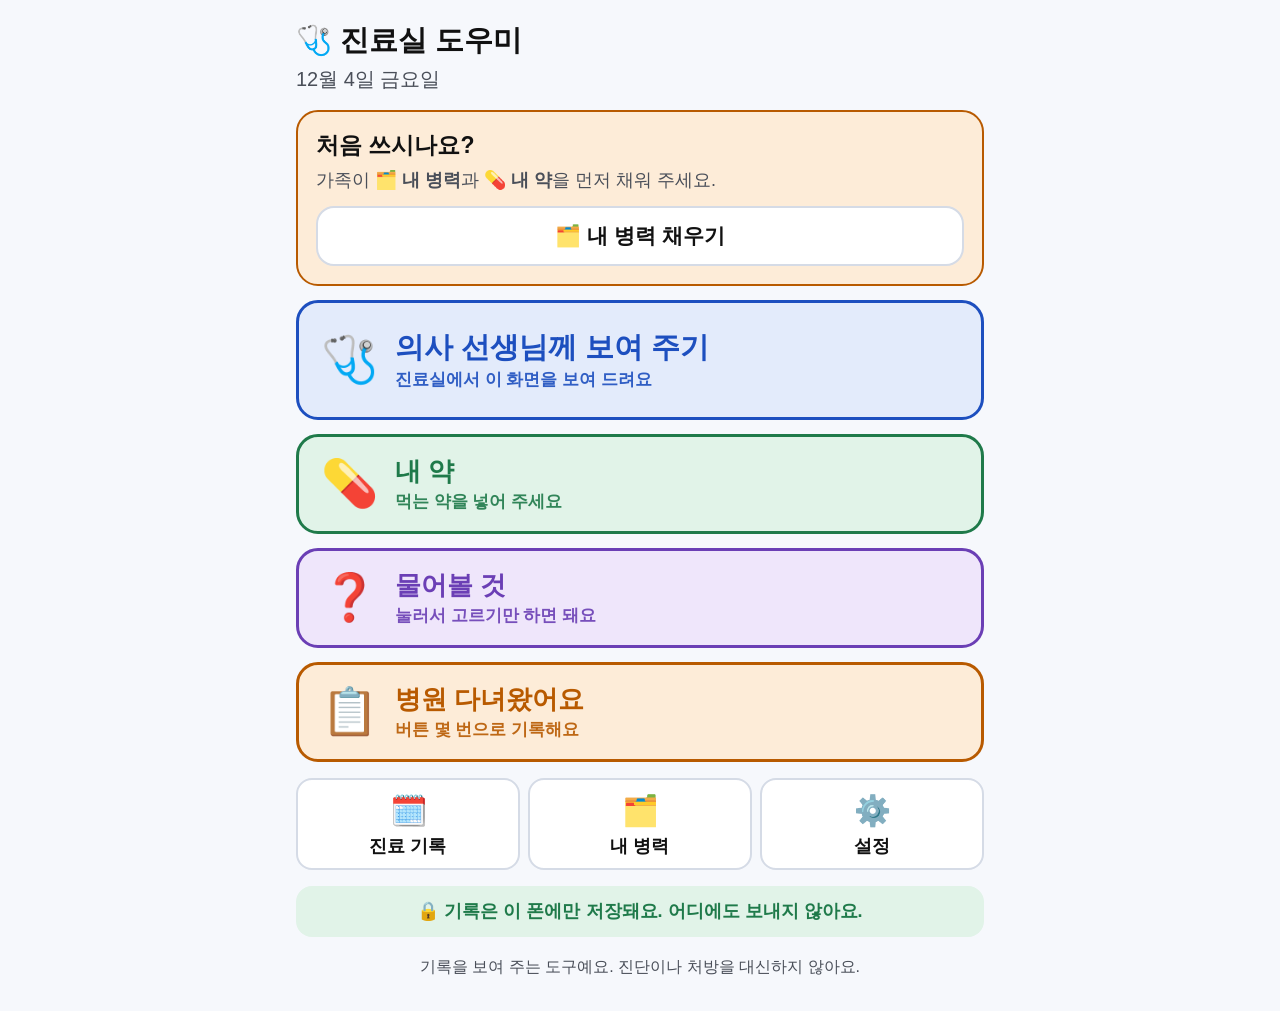
<file: index.html>
<!doctype html>
<html lang="ko">
<head>
  <meta charset="utf-8">
  <meta name="viewport" content="width=device-width, initial-scale=1, viewport-fit=cover">
  <title>진료실 도우미</title>
  <meta name="description" content="진료실에서 보여 줄 먹는 약, 병력, 물어볼 것을 폰 한 화면에. 무료, 기록은 내 폰에만.">
  <meta name="theme-color" content="#1d4fbf">
  <link rel="manifest" href="manifest.json">
  <link rel="icon" href="icons/icon-192.png">
  <link rel="apple-touch-icon" href="icons/apple-touch-icon.png">
  <meta name="apple-mobile-web-app-capable" content="yes">
  <meta name="mobile-web-app-capable" content="yes">
  <meta name="apple-mobile-web-app-title" content="진료실 도우미">
  <link rel="stylesheet" href="style.css">
</head>
<body>
  <main id="app"></main>
  <div id="toast" role="status" aria-live="polite"></div>
  <script type="module" src="app.js"></script>
</body>
</html>
</file>
<file: style.css>
:root {
  --bg: #f6f8fc;
  --card: #ffffff;
  --ink: #111111;
  --muted: #4a4f59;
  --line: #d5dbe6;
  --soft: #eef2f8;
  --blue: #1d4fbf;
  --blue-soft: #e3ebfb;
  --green: #1f7a4a;
  --green-soft: #e1f3e8;
  --red: #c62828;
  --red-soft: #fde6e4;
  --orange: #b85a00;
  --orange-soft: #fdecd8;
  --purple: #6b3fb5;
  --purple-soft: #efe6fb;
  --radius: 22px;
  color-scheme: light;
}
@media (prefers-color-scheme: dark) {
  :root:not([data-theme="light"]) {
    --bg: #111318;
    --card: #1d2027;
    --ink: #f3f4f6;
    --muted: #c3c7cf;
    --line: #363b46;
    --soft: #262a33;
    --blue: #8fb1ff;
    --blue-soft: #1c2740;
    --green: #5fd197;
    --green-soft: #173427;
    --red: #ff7b72;
    --red-soft: #3b1d1b;
    --orange: #ffb35c;
    --orange-soft: #3a2a17;
    --purple: #c4a4ff;
    --purple-soft: #2b2140;
    color-scheme: dark;
  }
}

/* 글자 크기 단계 (설정에서 바꿈) */
html { font-size: 20px; -webkit-text-size-adjust: 100%; }
html[data-size="2"] { font-size: 23px; }
html[data-size="3"] { font-size: 27px; }

* { box-sizing: border-box; }
[hidden] { display: none !important; }
body {
  margin: 0; background: var(--bg); color: var(--ink);
  font-family: -apple-system, BlinkMacSystemFont, "Apple SD Gothic Neo", "Pretendard", "Noto Sans KR", "Malgun Gothic", sans-serif;
  line-height: 1.5; word-break: keep-all; overflow-wrap: anywhere;
}
#app { max-width: 720px; margin: 0 auto; padding: 16px 16px calc(32px + env(safe-area-inset-bottom)); }
h1, h2, h3, p { margin: 0; }
h1 { font-size: 1.45rem; line-height: 1.3; }
h2 { font-size: 1.15rem; line-height: 1.35; }
h3 { font-size: 1rem; }
.muted { color: var(--muted); font-size: .9rem; }
.hint { font-size: .8rem; color: var(--muted); margin-top: 6px; }
button, input, textarea, select { font: inherit; color: inherit; }
.stack > * + * { margin-top: 14px; }
.row { display: flex; gap: 10px; flex-wrap: wrap; align-items: center; }
.row > .btn { flex: 1; min-width: 130px; }
.between { justify-content: space-between; }

/* 상단 */
.topbar { display: flex; align-items: center; gap: 10px; margin-bottom: 16px; }
.back {
  border: 2px solid var(--line); background: var(--card); border-radius: 16px; flex: none; white-space: nowrap;
  padding: 10px 16px; font-size: 1rem; font-weight: 700; cursor: pointer; min-height: 56px;
}
.hello { margin: 6px 0 16px; }
.hello p { color: var(--muted); margin-top: 4px; }

/* 홈 */
.home-grid { display: grid; gap: 14px; }
.big-btn {
  display: flex; align-items: center; gap: 16px; width: 100%;
  border: 3px solid transparent; border-radius: var(--radius);
  padding: 18px 20px; min-height: 100px; cursor: pointer; text-align: left;
  font-size: 1.3rem; font-weight: 800; line-height: 1.25;
}
.big-btn .ico { font-size: 2.3rem; flex: none; width: 3rem; text-align: center; }
.big-btn small { display: block; font-size: .85rem; font-weight: 600; margin-top: 4px; opacity: .9; }
.big-btn:active, .btn:active, .pick:active { transform: scale(.98); }
.big-btn.hero { min-height: 120px; font-size: 1.45rem; }
.b-blue { background: var(--blue-soft); color: var(--blue); border-color: var(--blue); }
.b-purple { background: var(--purple-soft); color: var(--purple); border-color: var(--purple); }
.b-orange { background: var(--orange-soft); color: var(--orange); border-color: var(--orange); }
.b-green { background: var(--green-soft); color: var(--green); border-color: var(--green); }
.sub-links { display: grid; grid-template-columns: repeat(3, 1fr); gap: 8px; margin-top: 16px; }
.sub-links button {
  border: 2px solid var(--line); background: var(--card); border-radius: 16px; min-height: 76px;
  font-weight: 700; font-size: .9rem; cursor: pointer; padding: 8px 4px;
}
.sub-links span { display: block; font-size: 1.5rem; }

/* 카드 */
.card { background: var(--card); border: 2px solid var(--line); border-radius: var(--radius); padding: 18px; }
.card.warn { border-color: var(--orange); background: var(--orange-soft); }
.card.info { border-color: var(--blue); background: var(--blue-soft); }
.card.ok { border-color: var(--green); background: var(--green-soft); text-align: center; }
.card-head { display: flex; justify-content: space-between; align-items: center; gap: 8px; margin-bottom: 10px; }
.banner { display: flex; gap: 12px; align-items: center; }
.banner .ico { font-size: 2rem; flex: none; }

/* 버튼 */
.btn {
  display: inline-flex; align-items: center; justify-content: center; gap: 8px; text-align: center;
  border: 2px solid var(--line); background: var(--card); border-radius: 18px;
  padding: 12px 18px; min-height: 60px; font-size: 1.05rem; font-weight: 800; cursor: pointer; text-decoration: none; color: inherit;
}
.btn.full { width: 100%; }
.btn.sm { min-height: 44px; padding: 8px 14px; font-size: .9rem; border-radius: 14px; }
.btn.blue { background: var(--blue); border-color: var(--blue); color: #fff; }
.btn.green { background: var(--green); border-color: var(--green); color: #fff; }
.btn.red { background: var(--red); border-color: var(--red); color: #fff; }
.btn.huge { min-height: 88px; font-size: 1.3rem; border-radius: var(--radius); }
.btn.danger { color: var(--red); }
.btn[disabled] { opacity: .45; }
@media (prefers-color-scheme: dark) {
  :root:not([data-theme="light"]) .btn.blue, :root:not([data-theme="light"]) .btn.green, :root:not([data-theme="light"]) .btn.red { color: #111; }
}

/* 고르는 버튼 (여러 개 선택) */
.picks { display: flex; flex-wrap: wrap; gap: 10px; }
.pick {
  border: 2px solid var(--line); background: var(--card); border-radius: 16px;
  padding: 12px 16px; min-height: 56px; font-size: 1rem; font-weight: 700; cursor: pointer; text-align: left;
}
.pick.on { background: var(--green-soft); border-color: var(--green); color: var(--green); }
.pick.on::before { content: "✓ "; }
.pick.big { flex: 1 1 45%; min-height: 72px; font-size: 1.1rem; text-align: center; display: flex; align-items: center; justify-content: center; position: relative; }
.cat-title { font-weight: 800; margin: 18px 0 8px; font-size: 1rem; }

/* 입력 */
label.field { display: block; margin-top: 14px; }
label.field > span { display: block; font-weight: 700; font-size: .9rem; margin-bottom: 6px; }
input[type=text], input[type=tel], input[type=number], input[type=date], input:not([type]), textarea, select {
  width: 100%; border: 2px solid var(--line); background: var(--bg); border-radius: 14px;
  padding: 12px 14px; min-height: 56px; font-size: 1rem; outline: none;
}
input:focus, textarea:focus, select:focus { border-color: var(--blue); }
textarea { min-height: 96px; resize: vertical; line-height: 1.6; }
.inline-add { display: flex; gap: 8px; margin-top: 10px; }
.inline-add input { flex: 1; }
.inline-add .btn { flex: none; min-height: 56px; }

/* 태그 */
.tags { display: flex; flex-wrap: wrap; gap: 8px; }
.tag {
  display: inline-flex; align-items: center; gap: 6px; border-radius: 999px; padding: 6px 12px;
  background: var(--soft); font-weight: 700; font-size: .95rem;
}
.tag.red { background: var(--red-soft); color: var(--red); }
.tag.green { background: var(--green-soft); color: var(--green); }
.tag.blue { background: var(--blue-soft); color: var(--blue); }
.tag button { border: 0; background: none; cursor: pointer; font-size: .9rem; padding: 0 2px; color: inherit; }

/* 약 */
.med { display: flex; gap: 12px; align-items: flex-start; }
.med + .med { margin-top: 14px; padding-top: 14px; border-top: 2px solid var(--line); }
.med .name { font-size: 1.2rem; font-weight: 800; }
.med .meta { color: var(--muted); font-size: .9rem; margin-top: 2px; }
.med .grow { flex: 1; min-width: 0; }
.thumb { width: 72px; height: 72px; border-radius: 12px; object-fit: cover; background: var(--soft); flex: none; cursor: zoom-in; border: 2px solid var(--line); }
.thumbs { display: flex; flex-wrap: wrap; gap: 8px; margin-top: 8px; }
.left-days { font-weight: 800; }
.left-days.low { color: var(--red); }

/* 의사 선생님께 보여주는 화면 */
.show-head { background: var(--blue); color: #fff; border-radius: var(--radius); padding: 16px 18px; }
.show-head h1 { font-size: 1.5rem; }
.show-head p { opacity: .95; font-size: .95rem; margin-top: 2px; }
@media (prefers-color-scheme: dark) { :root:not([data-theme="light"]) .show-head { color: #111; } }
.show-sec h2 { font-size: 1rem; color: var(--blue); margin-bottom: 8px; }
.show-sec.alert { border-color: var(--red); background: var(--red-soft); }
.show-sec.alert h2 { color: var(--red); }
.big-text { font-size: 1.25rem; font-weight: 800; }
table.meds { width: 100%; border-collapse: collapse; font-size: 1.05rem; }
table.meds th { text-align: left; font-size: .8rem; color: var(--muted); padding: 4px 6px; border-bottom: 2px solid var(--line); }
table.meds td { padding: 10px 6px; border-bottom: 1px solid var(--line); vertical-align: top; }
table.meds td:first-child { font-weight: 800; }
.ask-item { display: flex; align-items: center; gap: 12px; padding: 10px 0; border-top: 1px solid var(--line); font-size: 1.15rem; font-weight: 700; }
.ask-item:first-of-type { border-top: 0; }
.ask-item input { width: 28px; height: 28px; accent-color: var(--green); flex: none; }
.ask-item.done span { text-decoration: line-through; color: var(--muted); }

/* 병원 다녀왔어요 (단계) */
.step-bar { display: flex; gap: 6px; margin-bottom: 14px; }
.step-bar i { flex: 1; height: 8px; border-radius: 999px; background: var(--line); }
.step-bar i.on { background: var(--blue); }
.q-title { font-size: 1.35rem; font-weight: 800; margin-bottom: 14px; }
.wizard-nav { display: flex; gap: 10px; margin-top: 18px; }
.wizard-nav .btn { flex: 1; }

/* 진료 기록 */
.visit { border-left: 4px solid var(--blue); padding-left: 14px; }
.visit + .visit { margin-top: 18px; }
.visit .when { font-weight: 800; font-size: 1.1rem; }
.visit .sub { color: var(--muted); font-size: .9rem; }
.list { list-style: none; padding: 0; margin: 6px 0 0; }
.list li { display: flex; align-items: center; gap: 8px; padding: 10px 0; border-top: 1px solid var(--line); }
.list li:first-child { border-top: 0; }
.list .grow { flex: 1; min-width: 0; }

/* 사진 크게 보기 */
#viewer {
  position: fixed; inset: 0; z-index: 50; background: rgba(0,0,0,.92); display: flex; flex-direction: column;
}
#viewer .v-bar { display: flex; gap: 10px; padding: calc(10px + env(safe-area-inset-top)) 12px 10px; justify-content: flex-end; }
#viewer .v-bar .btn { min-height: 52px; background: #fff; color: #111; border-color: #fff; }
#viewer .v-img { flex: 1; overflow: auto; display: flex; align-items: flex-start; justify-content: center; -webkit-overflow-scrolling: touch; }
#viewer img { width: 100%; height: auto; display: block; }
#viewer.zoom img { width: 220%; max-width: none; }

#toast {
  position: fixed; left: 50%; bottom: calc(24px + env(safe-area-inset-bottom));
  transform: translate(-50%, 20px); opacity: 0; pointer-events: none; z-index: 60;
  background: var(--ink); color: var(--bg); padding: 14px 20px; border-radius: 18px;
  font-size: 1rem; font-weight: 700; transition: all .25s; max-width: calc(100% - 32px); text-align: center;
}
#toast.show { opacity: 1; transform: translate(-50%, 0); }

.notice { font-size: .8rem; color: var(--muted); text-align: center; margin-top: 18px; }
.steps-ko { padding-left: 1.2em; margin: 10px 0 0; }
.steps-ko li { margin-top: 6px; font-size: .95rem; }
.size-pick { display: grid; grid-template-columns: repeat(3, 1fr); gap: 8px; margin-top: 10px; }

@media print {
  body { background: #fff; color: #000; font-size: 12pt; }
  #app { max-width: none; padding: 0; }
  .no-print, #toast, #viewer { display: none !important; }
  .card { border: 1px solid #999; break-inside: avoid; padding: 10px; border-radius: 6px; }
  .show-head { background: none; color: #000; border: 2px solid #000; }
}

/* 개인정보 안내 */
.privacy { margin-top: 16px; padding: 12px 14px; border-radius: 16px; background: var(--green-soft); color: var(--green); font-weight: 700; font-size: .9rem; text-align: center; }
.privacy-card { border-color: var(--green); background: var(--green-soft); }
.warn-line { margin-top: 8px; padding: 10px 12px; border-radius: 12px; background: var(--orange-soft); color: var(--orange); font-size: .85rem; font-weight: 700; }
.size-pick .pick { text-align: center; padding: 12px 6px; }

/* 약 봉투 읽기 */
.loading-card { text-align: center; }
.loading-card .bar { height: 14px; background: var(--soft); border-radius: 999px; overflow: hidden; margin-top: 16px; }
.loading-card .bar i { display: block; height: 100%; width: 0; background: var(--blue); transition: width .3s; }
.big-emoji { font-size: 3rem; line-height: 1.1; margin-bottom: 6px; }
.scan-drug { display: flex; align-items: center; gap: 10px; margin-top: 10px; }
.scan-drug input[type=checkbox] { width: 30px; height: 30px; accent-color: var(--green); flex: none; }
.scan-drug input:not([type]) { font-weight: 800; font-size: 1.1rem; }
.scan-drug.off input:not([type]) { opacity: .45; text-decoration: line-through; }

/* 큰 달력 */
.calendar { margin-top: 14px; border: 2px solid var(--blue); border-radius: 18px; padding: 10px 8px; background: var(--card); }
.cal-head { display: flex; align-items: center; justify-content: space-between; gap: 8px; margin-bottom: 8px; }
.cal-head b { font-size: 1.15rem; white-space: nowrap; }
.cal-head .btn { min-width: 56px; }
.cal-grid { display: grid; grid-template-columns: repeat(7, minmax(0, 1fr)); gap: 4px; }
.cal-dow { text-align: center; font-size: .8rem; font-weight: 700; color: var(--muted); padding: 4px 0; }
.cal-day {
  aspect-ratio: 1; width: 100%; min-width: 0; min-height: 40px; border: 2px solid transparent; background: var(--soft); border-radius: 12px;
  font-size: 1.05rem; font-weight: 800; cursor: pointer; padding: 0;
}
.cal-day.today { border-color: var(--blue); }
.cal-day.sel { background: var(--blue); color: #fff; }
.cal-day[disabled] { opacity: .25; cursor: default; }
.sun { color: var(--red); }
.cal-day.sel.sun { color: #fff; }

/* 서류 사진 · 도움말 */
.doc-item { text-align: center; display: flex; flex-direction: column; align-items: center; gap: 4px; }
.doc-item .btn.sm { min-height: 36px; padding: 4px 10px; font-size: .8rem; }
.find-help { margin-top: 12px; background: var(--blue-soft); border-radius: 14px; padding: 10px 12px; }
.find-help summary { cursor: pointer; font-weight: 700; color: var(--blue); }

/* 함께 먹을 때 주의 */
.ddi-card { border-color: var(--red); background: var(--red-soft); }
.ddi-ok { border-color: var(--green); }
.ddi { background: var(--card); border-radius: 14px; padding: 10px 12px; margin-top: 10px; border-left: 6px solid var(--orange); }
.ddi.lv-high { border-left-color: var(--red); }
.ddi p { margin: 4px 0 6px; font-size: .95rem; }
.ddi-top { font-size: 1rem; line-height: 1.4; }
.ddi .lv { display: inline-block; font-size: .75rem; font-weight: 800; border-radius: 999px; padding: 2px 8px; margin-right: 6px; background: var(--orange-soft); color: var(--orange); vertical-align: 2px; }
.ddi.lv-high .lv { background: var(--red); color: #fff; }
.lv-high-tag { background: var(--red-soft); color: var(--red); font-size: .75rem; padding: 2px 8px; vertical-align: 2px; }
.med .ing { font-size: .8rem; }
@media print { .ddi-card { background: #fff; } }

/* 병원 과 · 백업 */
.pick .dept { display: block; font-size: .8rem; font-weight: 700; opacity: .8; margin-top: 2px; }
.pick.big { flex-direction: column; }
.hosp-edit { align-items: flex-start !important; }
.hosp-edit input { min-height: 44px; font-size: .95rem; padding: 8px 10px; }
.hosp-edit a { display: inline-block; margin-top: 6px; font-weight: 700; }
.backup-ready { margin-top: 12px; padding: 12px; border-radius: 14px; background: var(--green-soft); }
</file>
